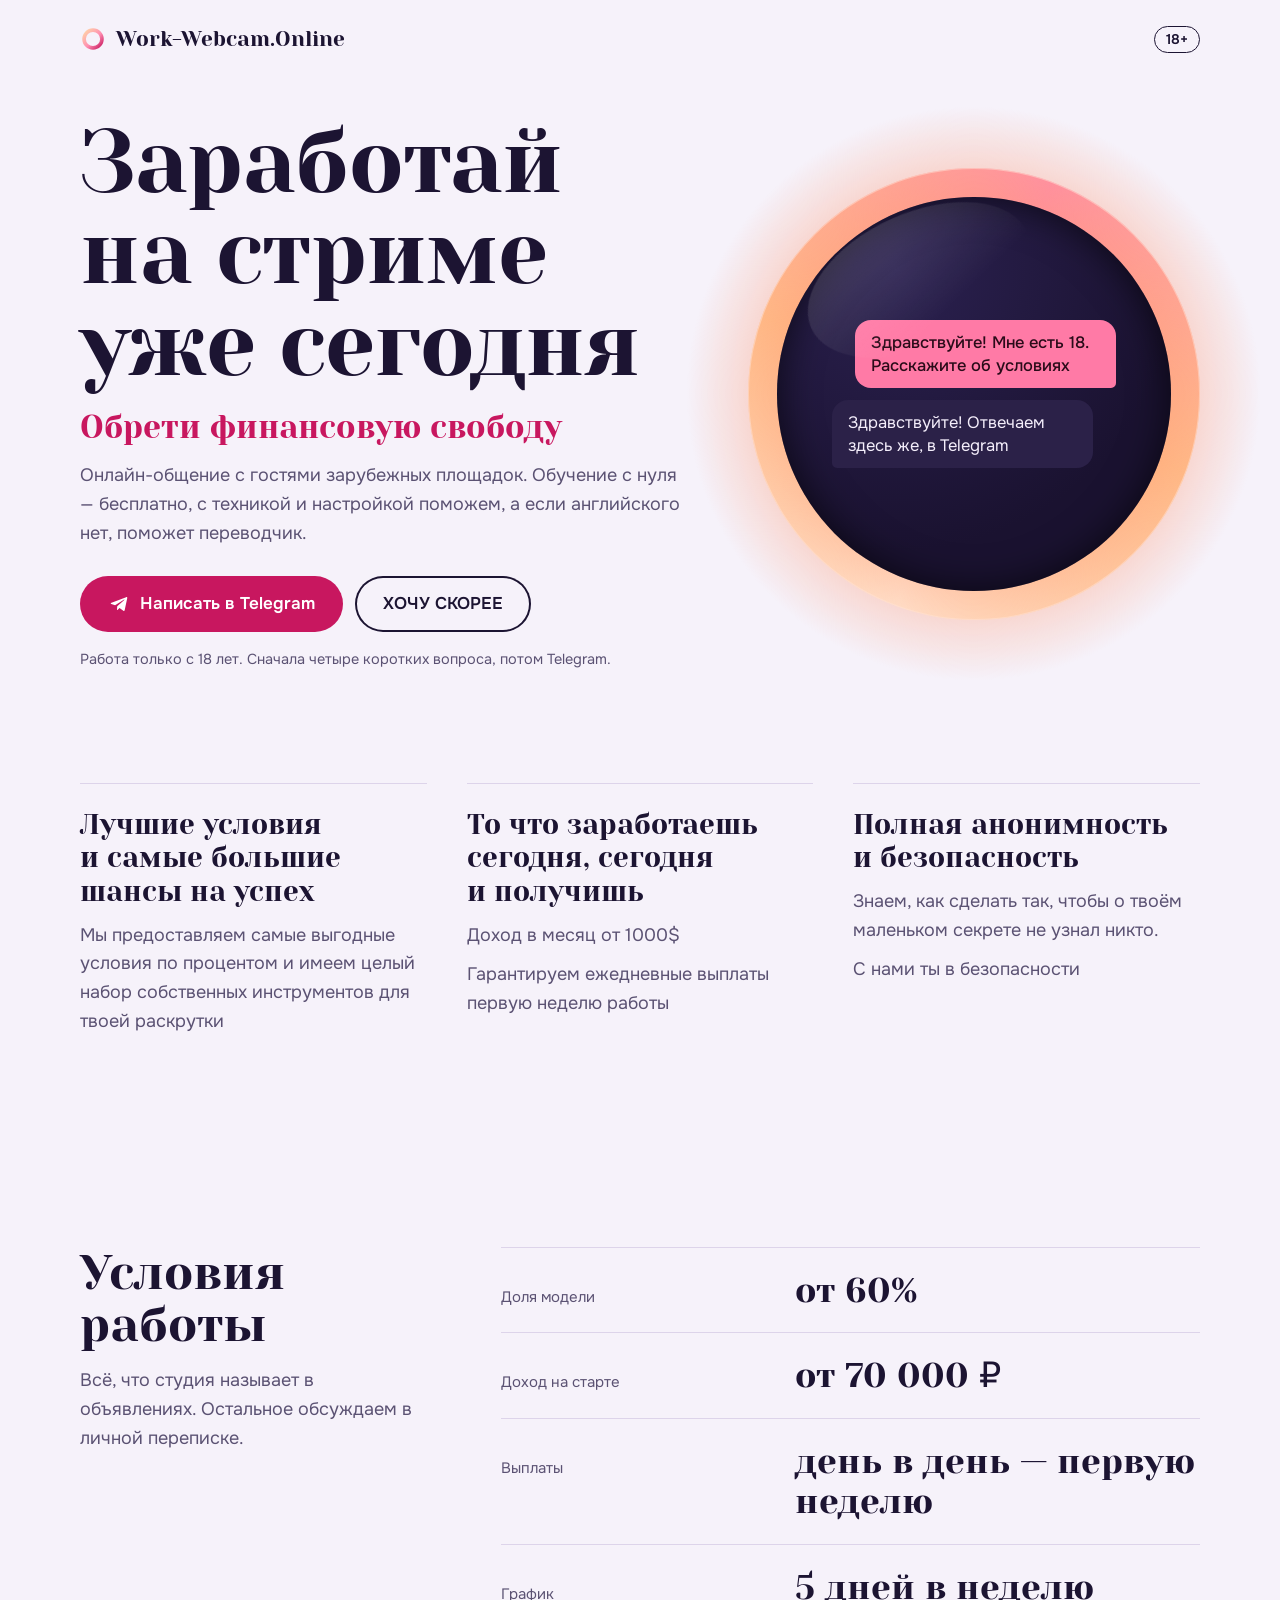
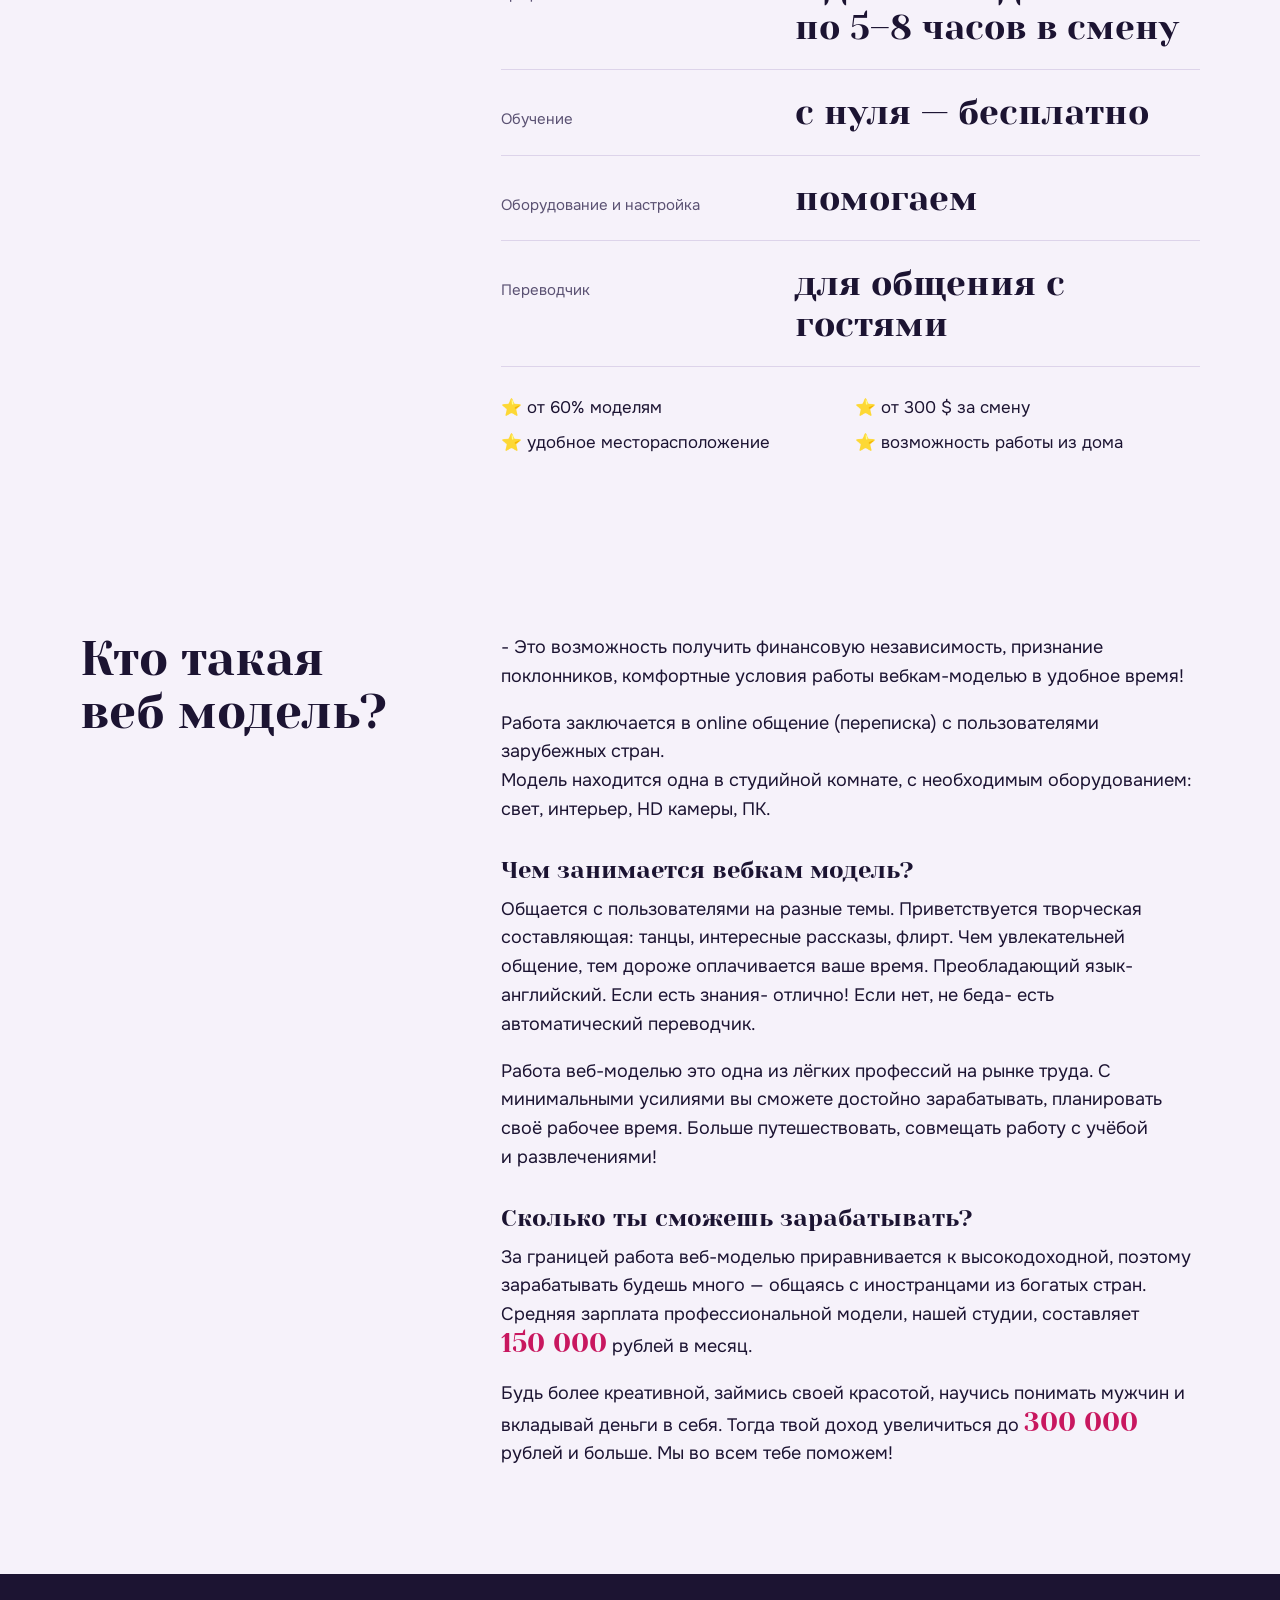
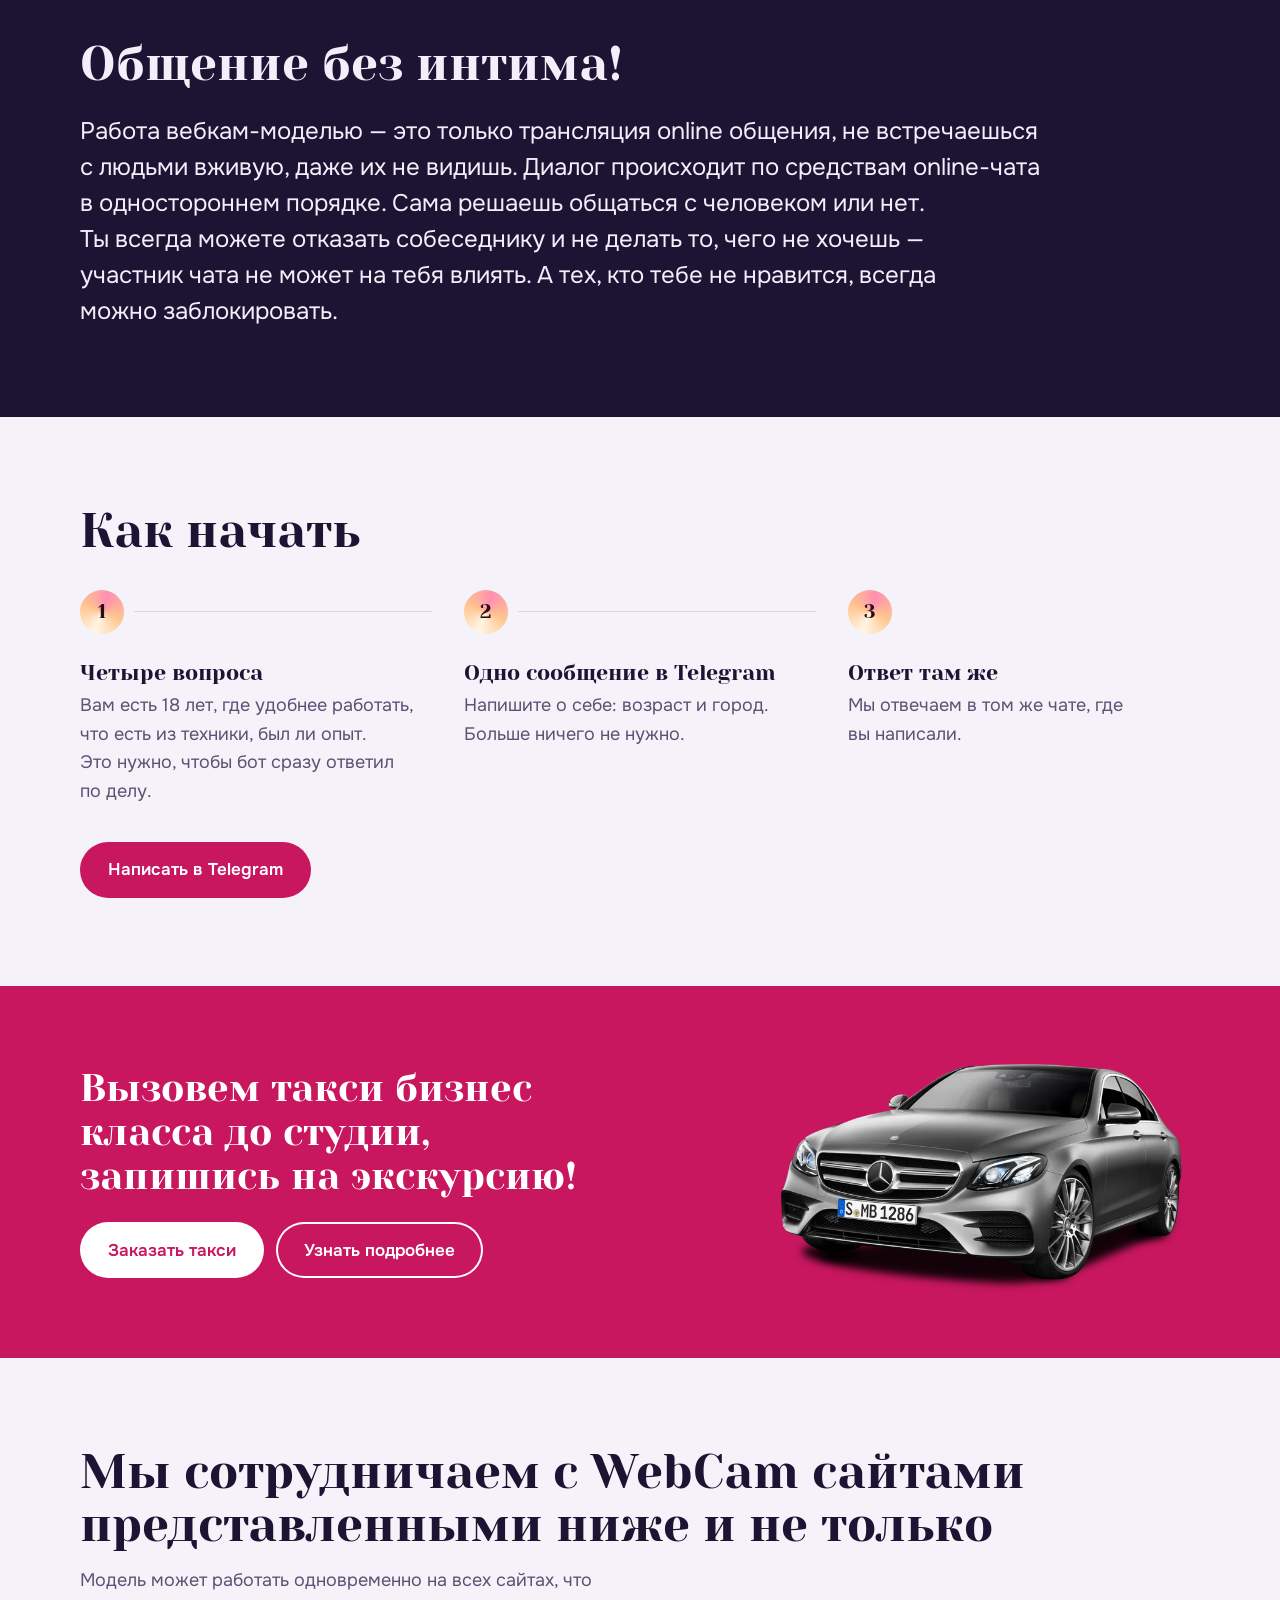
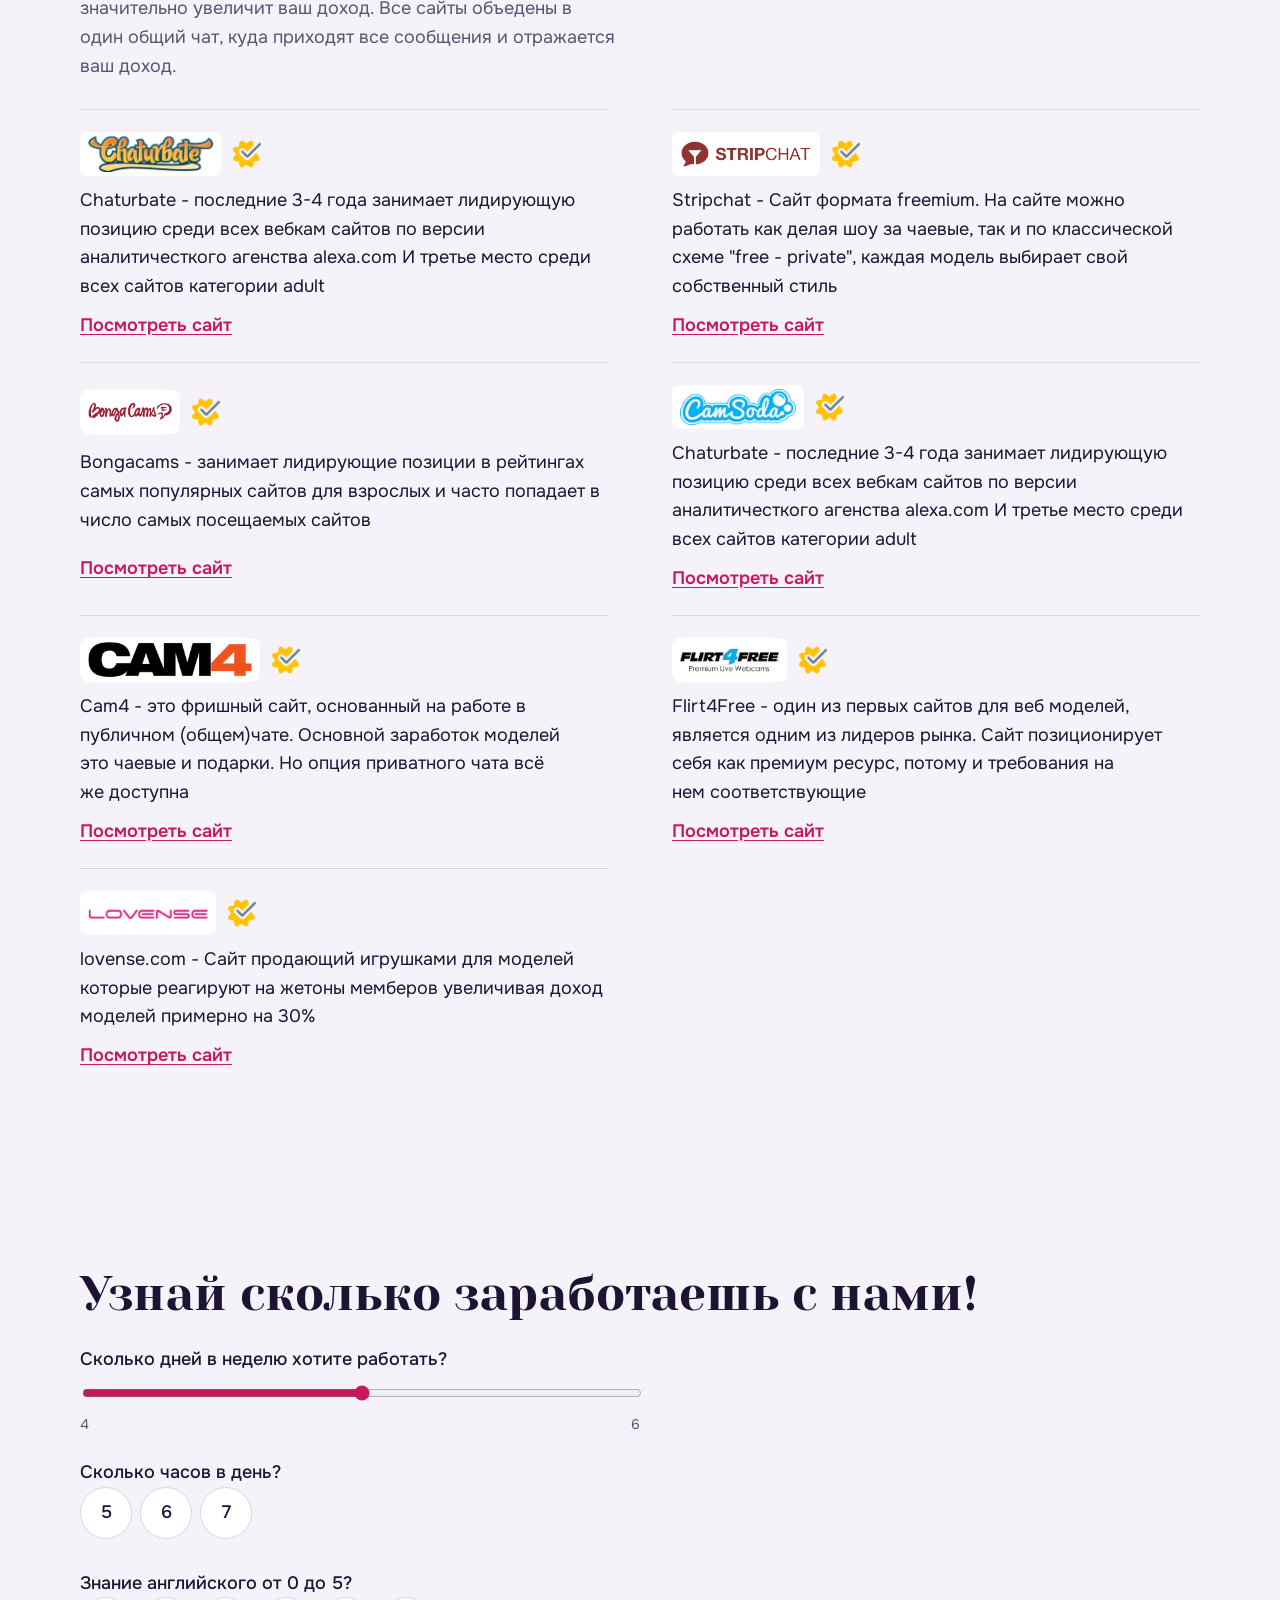
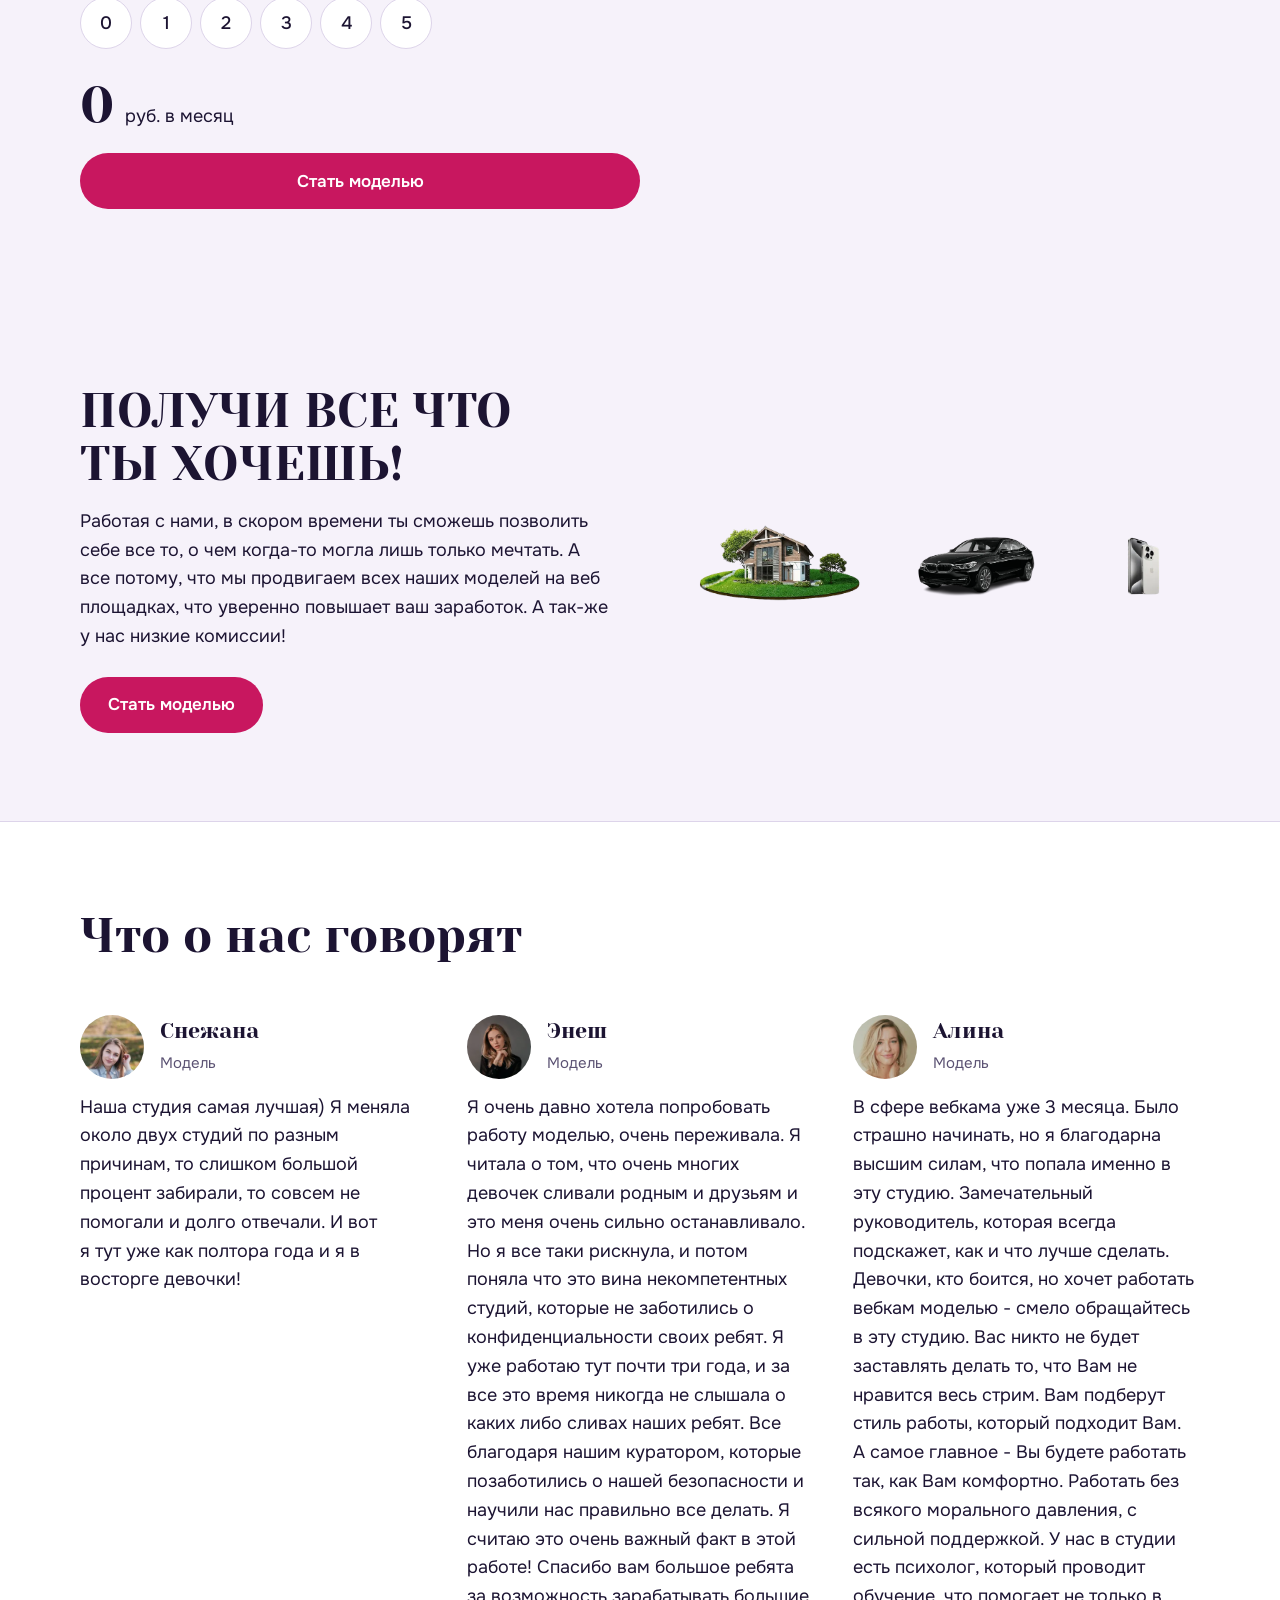
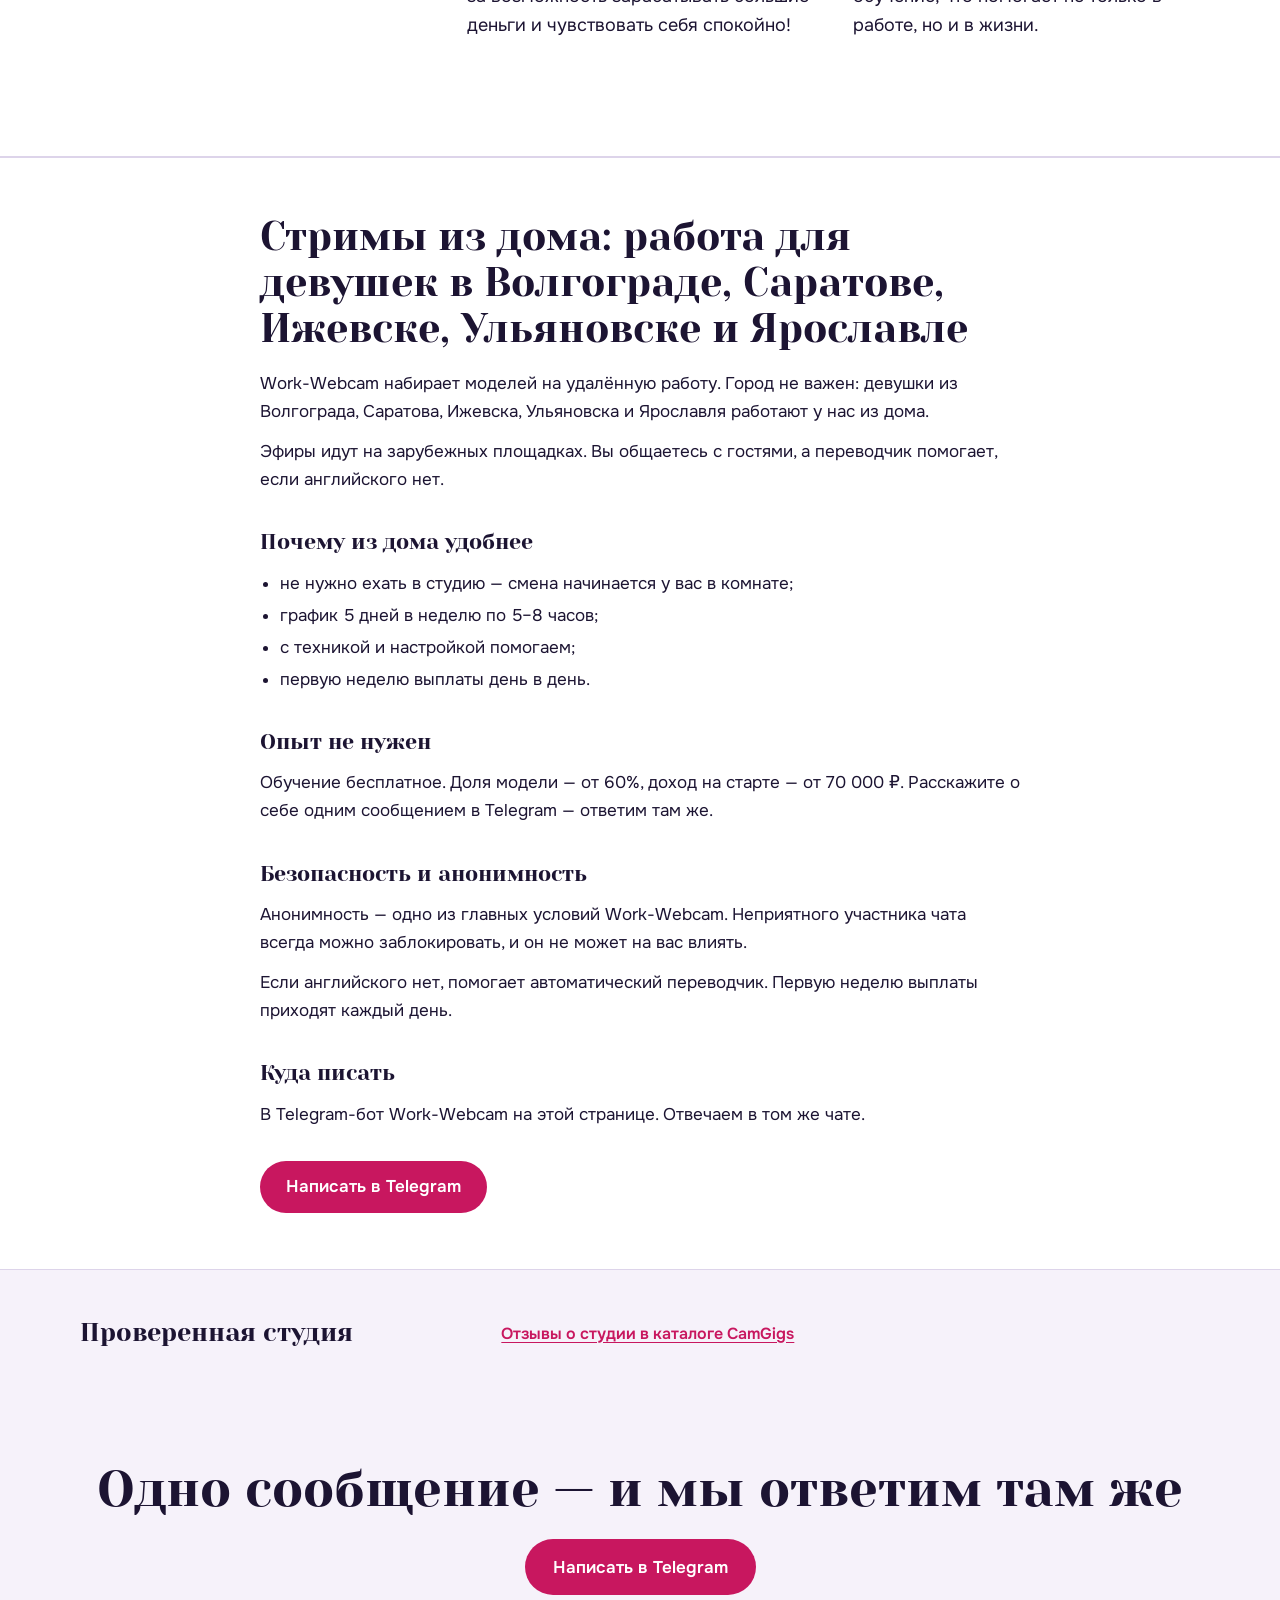
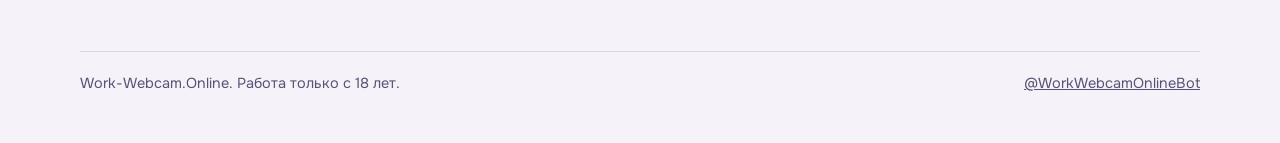
<file: index.html>
<!DOCTYPE html>
<html lang="ru">
<head>
<meta name="google-site-verification" content="jiUlZpfT2jUoybz7wqZTw1a-z8Ck40JtfDehGDmrYQI">
<meta charset="utf-8">
<meta name="viewport" content="width=device-width, initial-scale=1">
<meta name="color-scheme" content="light dark">
<title>Work-Webcam — работа вебкам-моделью из дома: выплаты каждый день</title>
<meta name="description" content="Work-Webcam: работа вебкам-моделью из дома. Выплаты каждый день в первую неделю, анонимность, переводчик для общения. Заявка — в Telegram.">
<link rel="canonical" href="https://metatron2025.github.io/work-webcam-online/">
<meta property="og:type" content="website">
<meta property="og:locale" content="ru_RU">
<meta property="og:site_name" content="Work-Webcam.Online">
<meta property="og:url" content="https://metatron2025.github.io/work-webcam-online/">
<meta property="og:title" content="Работа вебкам моделью в своём Городе или Удалённо">
<meta property="og:description" content="Work-Webcam: работа вебкам-моделью из дома. Выплаты каждый день в первую неделю, анонимность, переводчик для общения. Заявка — в Telegram.">
<meta property="og:image" content="https://metatron2025.github.io/work-webcam-online/images/og.webp">
<meta property="og:image:width" content="1200">
<meta property="og:image:height" content="630">
<meta property="og:image:alt" content="Кольцевая лампа и переписка в Telegram: Work-Webcam.Online">
<meta name="twitter:card" content="summary_large_image">
<link rel="icon" href="images/favicon.svg" type="image/svg+xml">
<link rel="preload" href="fonts/yeseva-one-cyrillic.woff2" as="font" type="font/woff2" crossorigin>
<link rel="preload" href="fonts/onest-cyrillic.woff2" as="font" type="font/woff2" crossorigin>
<link rel="stylesheet" href="css/fonts.css">
<link rel="stylesheet" href="css/site.css">
<script type="application/ld+json">
{"@context":"https://schema.org","@graph":[
{"@type":"Organization","@id":"https://metatron2025.github.io/work-webcam-online/#org","name":"Work-Webcam.Online","url":"https://metatron2025.github.io/work-webcam-online/","logo":"https://metatron2025.github.io/work-webcam-online/images/favicon.svg","sameAs":["https://t.me/WorkWebcamOnlineBot"],"description":"Студия набирает девушек от 18 лет на удалённую работу вебкам-моделью. Заявка — в Telegram."},
{"@type":"WebSite","@id":"https://metatron2025.github.io/work-webcam-online/#site","url":"https://metatron2025.github.io/work-webcam-online/","name":"Work-Webcam.Online","inLanguage":"ru","publisher":{"@id":"https://metatron2025.github.io/work-webcam-online/#org"}}
]}
</script>
</head>
<body>
<a class="ssylka-propustit" href="#usloviya">К условиям работы</a>

<header class="obertka shapka">
  <a class="imya" href="./" aria-label="Work-Webcam.Online — на главную">
    <svg viewBox="0 0 64 64" aria-hidden="true"><defs><linearGradient id="lg" x1="0" y1="0" x2="1" y2="1"><stop offset="0" stop-color="#ffd7a8"/><stop offset=".55" stop-color="#ff8fb1"/><stop offset="1" stop-color="#c8175f"/></linearGradient></defs><circle cx="32" cy="32" r="22" fill="none" stroke="url(#lg)" stroke-width="9"/></svg>
    Work-Webcam.Online
  </a>
  <span class="vozrast" title="Работа только с 18 лет">18+</span>
</header>

<main>
  <section class="obertka pervyj" aria-labelledby="zagolovok">
    <div>
      <h1 id="zagolovok">Заработай на стриме уже сегодня</h1>
      <p class="podzagolovok">Обрети финансовую свободу</p>
      <p class="vstuplenie">Онлайн-общение с гостями зарубежных площадок. Обучение с нуля — бесплатно, с техникой и настройкой поможем, а если английского нет, поможет переводчик.</p>
      <div class="knopki">
        <a class="knopka" href="https://t.me/WorkWebcamOnlineBot?start=sajt_work-webcam-online" target="_blank" rel="nofollow noopener">
          <svg viewBox="0 0 24 24" aria-hidden="true"><path fill="currentColor" d="M9.78 18.65l.28-4.23 7.68-6.92c.34-.31-.07-.46-.52-.19L7.74 13.3 3.64 12c-.88-.25-.89-.86.2-1.3l15.97-6.16c.73-.33 1.43.18 1.15 1.3l-2.72 12.81c-.19.91-.74 1.13-1.5.71L12.6 16.3l-1.99 1.93c-.23.23-.42.42-.83.42z"/></svg>
          Написать в Telegram
        </a>
        <a class="knopka vtoraya" href="#anketa" data-anketa>ХОЧУ СКОРЕЕ</a>
      </div>
      <p class="primechanie">Работа только с 18 лет. Сначала четыре коротких вопроса, потом Telegram.</p>
    </div>
    <div class="lampa" role="img" aria-label="Кольцевая лампа, внутри — переписка: вы пишете одно сообщение, студия отвечает там же, в Telegram">
      <div class="disk" aria-hidden="true">
        <div class="puzyr vhod">Здравствуйте! Мне есть 18. Расскажите об условиях</div>
        <div class="puzyr otvet">Здравствуйте! Отвечаем здесь же, в Telegram</div>
      </div>
    </div>
  </section>

  <section class="obertka razdel vygody" aria-label="Преимущества студии">
    <div>
      <h2>Лучшие условия и самые большие шансы на успех</h2>
      <p>Мы предоставляем самые выгодные условия по процентом и имеем целый набор собственных инструментов для твоей раскрутки</p>
    </div>
    <div>
      <h2>То что заработаешь сегодня, сегодня и получишь</h2>
      <p>Доход в месяц от 1000$</p>
      <p>Гарантируем ежедневные выплаты первую неделю работы</p>
    </div>
    <div>
      <h2>Полная анонимность<br>и безопасность</h2>
      <p>Знаем, как сделать так, чтобы о твоём маленьком секрете не узнал никто.</p>
      <p>С нами ты в безопасности</p>
    </div>
  </section>

  <section class="obertka razdel usloviya" id="usloviya" aria-labelledby="h-usloviya">
    <div class="zagolovok">
      <h2 id="h-usloviya">Условия работы</h2>
      <p class="podskazka">Всё, что студия называет в объявлениях. Остальное обсуждаем в личной переписке.</p>
    </div>
    <div>
      <dl class="vedomost">
        <div><dt>Доля модели</dt><dd>от 60%</dd></div>
        <div><dt>Доход на старте</dt><dd>от 70 000 ₽</dd></div>
        <div><dt>Выплаты</dt><dd>день в день — первую неделю</dd></div>
        <div><dt>График</dt><dd>5&nbsp;дней в&nbsp;неделю по&nbsp;5&#8288;–&#8288;8&nbsp;часов в&nbsp;смену</dd></div>
        <div><dt>Обучение</dt><dd>с нуля — бесплатно</dd></div>
        <div><dt>Оборудование и настройка</dt><dd>помогаем</dd></div>
        <div><dt>Переводчик</dt><dd>для общения с гостями</dd></div>
      </dl>
      <ul class="zvezdy">
        <li>⭐️ от 60% моделям</li>
        <li>⭐️ от 300 $ за смену</li>
        <li>⭐️ удобное месторасположение</li>
        <li>⭐️ возможность работы из дома</li>
      </ul>
    </div>
  </section>

  <section class="obertka razdel rabota" aria-labelledby="h-kto">
    <h2 id="h-kto">Кто такая веб модель?</h2>
    <div class="tekst">
      <p>- Это возможность получить финансовую независимость, признание поклонников, комфортные условия работы вебкам-моделью в удобное время!</p>
      <p>Работа заключается в online общение (переписка) с пользователями зарубежных стран.<br>Модель находится одна в студийной комнате, с необходимым оборудованием: свет, интерьер, HD камеры, ПК.</p>
      <h3>Чем занимается вебкам модель?</h3>
      <p>Общается с пользователями на разные темы. Приветствуется творческая составляющая: танцы, интересные рассказы, флирт. Чем увлекательней общение, тем дороже оплачивается ваше время. Преобладающий язык- английский. Если есть знания- отлично! Если нет, не беда- есть автоматический переводчик.</p>
      <p>Работа веб-моделью это одна из лёгких профессий на рынке труда. С минимальными усилиями вы сможете достойно зарабатывать, планировать своё рабочее время. Больше путешествовать, совмещать работу с учёбой и развлечениями!</p>
      <h3>Сколько ты сможешь зарабатывать?</h3>
      <p>За границей работа веб-моделью приравнивается к высокодоходной, поэтому зарабатывать будешь много — общаясь с иностранцами из богатых стран. Средняя зарплата профессиональной модели, нашей студии, составляет <strong>150 000</strong> рублей в месяц.</p>
      <p>Будь более креативной, займись своей красотой, научись понимать мужчин и вкладывай деньги в себя. Тогда твой доход увеличиться до <strong>300 000</strong> рублей и больше. Мы во всем тебе поможем!</p>
    </div>
  </section>

  <div class="noch">
    <section class="obertka razdel" aria-labelledby="h-intim">
      <h2 id="h-intim">Общение без интима!</h2>
      <p class="krupno">Работа вебкам-моделью — это только трансляция online общения, не встречаешься с людьми вживую, даже их не видишь. Диалог происходит по средствам online-чата в одностороннем порядке. Сама решаешь общаться с человеком или нет. Ты всегда можете отказать собеседнику и не делать то, чего не хочешь — участник чата не может на тебя влиять. А тех, кто тебе не нравится, всегда можно заблокировать.</p>
    </section>
  </div>

  <section class="obertka razdel" aria-labelledby="h-put">
    <h2 id="h-put">Как начать</h2>
    <ol class="put">
      <li><h3>Четыре вопроса</h3><p>Вам есть 18 лет, где удобнее работать, что есть из техники, был ли опыт. Это нужно, чтобы бот сразу ответил по делу.</p></li>
      <li><h3>Одно сообщение в Telegram</h3><p>Напишите о себе: возраст и город. Больше ничего не нужно.</p></li>
      <li><h3>Ответ там же</h3><p>Мы отвечаем в том же чате, где вы написали.</p></li>
    </ol>
    <a class="knopka" href="https://t.me/WorkWebcamOnlineBot?start=sajt_work-webcam-online" target="_blank" rel="nofollow noopener">Написать в Telegram</a>
  </section>

  <section class="taksi" aria-labelledby="h-taksi">
    <div class="obertka taksi__obertka">
      <div>
        <h2 id="h-taksi">Вызовем такси бизнес класса до студии,<br>запишись на экскурсию!</h2>
        <div class="knopki">
          <a class="knopka" href="https://t.me/WorkWebcamOnlineBot?start=sajt_work-webcam-online" target="_blank" rel="nofollow noopener">Заказать такси</a>
          <a class="knopka vtoraya" href="https://t.me/WorkWebcamOnlineBot?start=sajt_work-webcam-online" target="_blank" rel="nofollow noopener">Узнать подробнее</a>
        </div>
      </div>
      <img src="images/taksi.webp" alt="" width="720" height="427" loading="lazy" decoding="async">
    </div>
  </section>

  <section class="obertka razdel ploshchadki" aria-labelledby="h-pl">
    <h2 id="h-pl">Мы сотрудничаем с WebCam сайтами представленными ниже и не только</h2>
    <p class="podskazka">Модель может работать одновременно на всех сайтах, что значительно увеличит ваш доход. Все сайты объедены в один общий чат, куда приходят все сообщения и отражается ваш доход.</p>
    <ul class="spisok-pl">
      <li>
        <div class="pl-shapka"><img class="logo" src="images/pl-chaturbate.webp" alt="Chaturbate" loading="lazy" decoding="async" width="260" height="75"><img class="znachok" src="images/znachok-proveren.webp" alt="" width="64" height="64" loading="lazy" decoding="async"></div>
        <p>Сhaturbate - последние 3-4 года занимает лидирующую позицию среди всех вебкам сайтов по версии аналитичесткого агенства alexa.com И третье место среди всех сайтов категории adult</p>
        <a class="ssylka-sajt" href="https://chaturbate.com/" target="_blank" rel="nofollow noopener">Посмотреть сайт<span class="vh"> — Chaturbate</span></a>
      </li>
      <li>
        <div class="pl-shapka"><img class="logo" src="images/pl-stripchat.webp" alt="Stripchat" loading="lazy" decoding="async" width="260" height="71"><img class="znachok" src="images/znachok-proveren.webp" alt="" width="64" height="64" loading="lazy" decoding="async"></div>
        <p>Stripchat - Cайт формата freemium. На сайте можно работать как делая шоу за чаевые, так и по классической схеме "free - private", каждая модель выбирает свой собственный стиль</p>
        <a class="ssylka-sajt" href="https://ru.stripchat.com/" target="_blank" rel="nofollow noopener">Посмотреть сайт<span class="vh"> — Stripchat</span></a>
      </li>
      <li>
        <div class="pl-shapka"><img class="logo" src="images/pl-bongacams.webp" alt="Bongacams" loading="lazy" decoding="async" width="300" height="128"><img class="znachok" src="images/znachok-proveren.webp" alt="" width="64" height="64" loading="lazy" decoding="async"></div>
        <p>Bongacams - занимает лидирующие позиции в рейтингах самых популярных сайтов для взрослых и часто попадает в число самых посещаемых сайтов</p>
        <a class="ssylka-sajt" href="https://ros.bongacams.cam/" target="_blank" rel="nofollow noopener">Посмотреть сайт<span class="vh"> — Bongacams</span></a>
      </li>
      <li>
        <div class="pl-shapka"><img class="logo" src="images/pl-camsoda.webp" alt="CamSoda" loading="lazy" decoding="async" width="260" height="81"><img class="znachok" src="images/znachok-proveren.webp" alt="" width="64" height="64" loading="lazy" decoding="async"></div>
        <p>Сhaturbate - последние 3-4 года занимает лидирующую позицию среди всех вебкам сайтов по версии аналитичесткого агенства alexa.com И третье место среди всех сайтов категории adult</p>
        <a class="ssylka-sajt" href="https://www.camsoda.com/" target="_blank" rel="nofollow noopener">Посмотреть сайт<span class="vh"> — CamSoda</span></a>
      </li>
      <li>
        <div class="pl-shapka"><img class="logo" src="images/pl-cam4.webp" alt="Cam4" loading="lazy" decoding="async" width="260" height="57"><img class="znachok" src="images/znachok-proveren.webp" alt="" width="64" height="64" loading="lazy" decoding="async"></div>
        <p>Cam4 - это фришный сайт, основанный на работе в публичном (общем)чате. Основной заработок моделей это чаевые и подарки. Но опция приватного чата всё же доступна</p>
        <a class="ssylka-sajt" href="https://ru.cam4.com/" target="_blank" rel="nofollow noopener">Посмотреть сайт<span class="vh"> — Cam4</span></a>
      </li>
      <li>
        <div class="pl-shapka"><img class="logo" src="images/pl-flirt4free.webp" alt="Flirt4Free" loading="lazy" decoding="async" width="260" height="95"><img class="znachok" src="images/znachok-proveren.webp" alt="" width="64" height="64" loading="lazy" decoding="async"></div>
        <p>Flirt4Free - один из первых сайтов для веб моделей, является одним из лидеров рынка. Сайт позиционирует себя как премиум ресурс, потому и требования на нем соответствующие</p>
        <a class="ssylka-sajt" href="https://www.flirt4free.com/" target="_blank" rel="nofollow noopener">Посмотреть сайт<span class="vh"> — Flirt4Free</span></a>
      </li>
      <li>
        <div class="pl-shapka"><img class="logo" src="images/pl-lovense.webp" alt="Lovense" loading="lazy" decoding="async" width="300" height="90"><img class="znachok" src="images/znachok-proveren.webp" alt="" width="64" height="64" loading="lazy" decoding="async"></div>
        <p>lovense.com - Сайт продающий игрушками для моделей которые реагируют на жетоны мемберов увеличивая доход моделей примерно на 30%</p>
        <a class="ssylka-sajt" href="https://ru.lovense.com/" target="_blank" rel="nofollow noopener">Посмотреть сайт<span class="vh"> — Lovense</span></a>
      </li>
    </ul>
  </section>

  <section class="obertka razdel kalkulyator" aria-labelledby="h-calc">
    <h2 id="h-calc">Узнай сколько заработаешь с нами!</h2>
    <form class="kalk" id="kalk" novalidate>
      <div class="shag" data-shag="1">
        <div class="pole">
          <label for="k-dni">Сколько дней в неделю хотите работать?</label>
          <input type="range" id="k-dni" name="pr" min="4" max="6" step="1" value="5">
          <div class="diapazon"><span>4</span><span>6</span></div>
        </div>
        <fieldset class="pole">
          <legend>Сколько часов в день?</legend>
<div class="varianty">          <label class="vybor"><input type="radio" name="ask" value="5" data-k="4127" required><span>5</span></label>
          <label class="vybor"><input type="radio" name="ask" value="6" data-k="5517"><span>6</span></label>
          <label class="vybor"><input type="radio" name="ask" value="7" data-k="6315"><span>7</span></label>
</div>        </fieldset>
        <fieldset class="pole">
          <legend>Знание английского от 0 до 5?</legend>
<div class="varianty">          <label class="vybor"><input type="radio" name="engl" value="0" data-k="2.5" required><span>0</span></label>
          <label class="vybor"><input type="radio" name="engl" value="1" data-k="3"><span>1</span></label>
          <label class="vybor"><input type="radio" name="engl" value="2" data-k="5"><span>2</span></label>
          <label class="vybor"><input type="radio" name="engl" value="3" data-k="7"><span>3</span></label>
          <label class="vybor"><input type="radio" name="engl" value="4" data-k="8.5"><span>4</span></label>
          <label class="vybor"><input type="radio" name="engl" value="5" data-k="10"><span>5</span></label>
</div>        </fieldset>
        <p class="itog"><span class="itog__chislo" id="k-itog" aria-live="polite">0</span> руб. в месяц</p>
        <p class="oshibka" id="k-oshibka" role="alert" hidden>Ответьте на оба вопроса: часы в день и знание английского.</p>
        <button type="button" class="knopka" id="k-dalee">Стать моделью</button>
      </div>
      <div class="shag" data-shag="2" hidden>
        <div class="pole">
          <label for="k-kontakt">Ваш телефон или ник в Telegram*</label>
          <input type="text" id="k-kontakt" name="kontakt" required autocomplete="tel">
        </div>
        <label class="galka"><input type="checkbox" name="tg" value="yes" checked><span>Напишите в Telegram</span></label>
        <label class="galka"><input type="checkbox" name="wa" value="yes"><span>Напишите в WhatsApp</span></label>
        <div class="knopki">
          <button type="button" class="knopka vtoraya" id="k-nazad">Назад</button>
          <button type="submit" class="knopka">Стать моделью</button>
        </div>
      </div>
    </form>
  </section>

  <section class="obertka razdel poluchi" aria-labelledby="h-poluchi">
    <div>
      <h2 id="h-poluchi">ПОЛУЧИ ВСЕ ЧТО ТЫ ХОЧЕШЬ!</h2>
      <p>Работая с нами, в скором времени ты сможешь позволить себе все то, о чем когда-то могла лишь только мечтать. А все потому, что мы продвигаем всех наших моделей на веб площадках, что уверенно повышает ваш заработок. А так-же у нас низкие комиссии!</p>
      <a class="knopka" href="https://t.me/WorkWebcamOnlineBot?start=sajt_work-webcam-online" target="_blank" rel="nofollow noopener">Стать моделью</a>
    </div>
    <div class="zhizn" aria-hidden="true">
      <img src="images/zhizn-dom.webp" alt="" width="600" height="233" loading="lazy" decoding="async">
      <img src="images/zhizn-mashina.webp" alt="" width="520" height="223" loading="lazy" decoding="async">
      <img src="images/zhizn-telefon.webp" alt="" width="360" height="224" loading="lazy" decoding="async">
    </div>
  </section>

  <section class="otzyvy-fon" aria-labelledby="h-otzyvy">
    <div class="obertka razdel">
      <h2 id="h-otzyvy">Что о нас говорят</h2>
      <div class="otzyvy">
      <figure class="otzyv">
        <figcaption><img src="images/otzyv-snezhana.webp" alt="Снежана" width="64" height="64" loading="lazy" decoding="async"><span class="otzyv__imya">Снежана</span><span class="otzyv__rol">Модель</span></figcaption>
        <blockquote><p>Наша студия самая лучшая) Я меняла около двух студий по разным причинам, то слишком большой процент забирали, то совсем не помогали и долго отвечали. И вот я тут уже как полтора года и я в восторге девочки!</p></blockquote>
      </figure>
      <figure class="otzyv">
        <figcaption><img src="images/otzyv-enesh.webp" alt="Энеш" width="64" height="64" loading="lazy" decoding="async"><span class="otzyv__imya">Энеш</span><span class="otzyv__rol">Модель</span></figcaption>
        <blockquote><p>Я очень давно хотела попробовать работу моделью, очень переживала. Я читала о том, что очень многих девочек сливали родным и друзьям и это меня очень сильно останавливало. Но я все таки рискнула, и потом поняла что это вина некомпетентных студий, которые не заботились о конфиденциальности своих ребят. Я уже работаю тут почти три года, и за все это время никогда не слышала о каких либо сливах наших ребят. Все благодаря нашим куратором, которые позаботились о нашей безопасности и научили нас правильно все делать. Я считаю это очень важный факт в этой работе! Спасибо вам большое ребята за возможность зарабатывать большие деньги и чувствовать себя спокойно!</p></blockquote>
      </figure>
      <figure class="otzyv">
        <figcaption><img src="images/otzyv-alina.webp" alt="Алина" width="64" height="64" loading="lazy" decoding="async"><span class="otzyv__imya">Алина</span><span class="otzyv__rol">Модель</span></figcaption>
        <blockquote><p>В сфере вебкама уже 3 месяца. Было страшно начинать, но я благодарна высшим силам, что попала именно в эту студию. Замечательный руководитель, которая всегда подскажет, как и что лучше сделать.<br>Девочки, кто боится, но хочет работать вебкам моделью - смело обращайтесь в эту студию. Вас никто не будет заставлять делать то, что Вам не нравится весь стрим. Вам подберут стиль работы, который подходит Вам.<br>А самое главное - Вы будете работать так, как Вам комфортно. Работать без всякого морального давления, с сильной поддержкой. У нас в студии есть психолог, который проводит обучение, что помогает не только в работе, но и в жизни.</p></blockquote>
      </figure>
      </div>
    </div>
  </section>

<!--blok-gorod--><section class="bg-wrap"><div class="bg-in">
<h2>Стримы из дома: работа для девушек в Волгограде, Саратове, Ижевске, Ульяновске и Ярославле</h2>
<p>Work-Webcam набирает моделей на удалённую работу. Город не важен: девушки из Волгограда, Саратова, Ижевска, Ульяновска и Ярославля работают у нас из дома.</p>
<p>Эфиры идут на зарубежных площадках. Вы общаетесь с гостями, а переводчик помогает, если английского нет.</p>
<h3>Почему из дома удобнее</h3>
<ul><li>не нужно ехать в студию — смена начинается у вас в комнате;</li><li>график 5 дней в неделю по 5–8 часов;</li><li>с техникой и настройкой помогаем;</li><li>первую неделю выплаты день в день.</li></ul>
<h3>Опыт не нужен</h3>
<p>Обучение бесплатное. Доля модели — от 60%, доход на старте — от 70 000 ₽. Расскажите о себе одним сообщением в Telegram — ответим там же.</p>
<h3>Безопасность и анонимность</h3>
<p>Анонимность — одно из главных условий Work-Webcam. Неприятного участника чата всегда можно заблокировать, и он не может на вас влиять.</p>
<p>Если английского нет, помогает автоматический переводчик. Первую неделю выплаты приходят каждый день.</p>
<h3>Куда писать</h3>
<p>В Telegram-бот Work-Webcam на этой странице. Отвечаем в том же чате.</p>
<a class="bg-btn" href="https://t.me/WorkWebcamOnlineBot?start=sajt_work-webcam-online" target="_blank" rel="nofollow">Написать в Telegram</a></div></section><!--/blok-gorod-->

  <section class="proverennaya" aria-labelledby="h-prov">
    <div class="obertka">
      <h2 id="h-prov">Проверенная студия</h2>
      <!--blok-proverennaya-->
<div class="camgigs-otzyvy" data-cg-studiya="2766" data-cg-kod="4491ab0385c8"><a href="https://camgigs.com/studios/work-webcam-online/" rel="nofollow">Отзывы о студии в каталоге CamGigs</a></div>
<!--/blok-proverennaya-->
    </div>
  </section>

  <section class="obertka final" aria-labelledby="h-final">
    <h2 id="h-final">Одно сообщение — и мы ответим там же</h2>
    <a class="knopka" href="https://t.me/WorkWebcamOnlineBot?start=sajt_work-webcam-online" target="_blank" rel="nofollow noopener">Написать в Telegram</a>
  </section>
</main>

<footer class="podval">
  <div class="obertka">
    <span>Work-Webcam.Online. Работа только с 18 лет.</span>
    <a href="https://t.me/WorkWebcamOnlineBot?start=sajt_work-webcam-online" target="_blank" rel="nofollow noopener">@WorkWebcamOnlineBot</a>
  </div>
</footer>


<div class="okno" id="anketa" role="dialog" aria-modal="true" aria-labelledby="h-anketa">
  <a class="okno__fon" href="#" aria-label="Закрыть окно" tabindex="-1"></a>
  <form class="okno__forma" id="anketa-forma">
    <a class="okno__x" href="#" aria-label="Закрыть окно">×</a>
    <h2 id="h-anketa">Заполни анкету и стань моделью</h2>
    <div class="pole"><label class="vh" for="a-kontakt">Телефон или ник в Телеграм*</label><input type="text" id="a-kontakt" name="kontakt" placeholder="Телефон или ник в Телеграм*" required></div>
    <label class="galka"><input type="checkbox" name="tg" value="yes"><span>Напишите в Telegram</span></label>
    <label class="galka"><input type="checkbox" name="wa" value="yes"><span>Напишите в WhatsApp</span></label>
    <button type="submit" class="knopka">Отправить анкету</button>
    <p class="melko">* Поля обязательные для заполнения</p>
    <p class="melko">** Заполняя анкету, Вы подтверждаете, что Вам есть 18 лет</p>
    <p class="melko">Заполняя анкету я даю свое согласие на обработку персональных данных и прочитал(а) соглашение вебкам студии Universe of models</p>
  </form>
</div>

<div class="nizhnyaya"><a class="knopka" href="https://t.me/WorkWebcamOnlineBot?start=sajt_work-webcam-online" target="_blank" rel="nofollow noopener">Написать в Telegram</a></div>

<script src="js/site.js" defer></script>
<script src="bot-priemnik.js"></script>
</body>
</html>
</file>
<file: css/fonts.css>
@font-face {
  font-family: 'Onest';
  font-style: normal;
  font-weight: 400 700;
  font-display: swap;
  src: url(../fonts/onest-cyrillic.woff2) format('woff2');
  unicode-range: U+0301, U+0400-045F, U+0490-0491, U+04B0-04B1, U+2116;
}
@font-face {
  font-family: 'Onest';
  font-style: normal;
  font-weight: 400 700;
  font-display: swap;
  src: url(../fonts/onest-latin.woff2) format('woff2');
  unicode-range: U+0000-00FF, U+0131, U+0152-0153, U+02BB-02BC, U+02C6, U+02DA, U+02DC, U+0304, U+0308, U+0329, U+2000-206F, U+20AC, U+2122, U+2191, U+2193, U+2212, U+2215, U+FEFF, U+FFFD;
}
@font-face {
  font-family: 'Yeseva One';
  font-style: normal;
  font-weight: 400;
  font-display: swap;
  src: url(../fonts/yeseva-one-cyrillic.woff2) format('woff2');
  unicode-range: U+0301, U+0400-045F, U+0490-0491, U+04B0-04B1, U+2116;
}
@font-face {
  font-family: 'Yeseva One';
  font-style: normal;
  font-weight: 400;
  font-display: swap;
  src: url(../fonts/yeseva-one-latin.woff2) format('woff2');
  unicode-range: U+0000-00FF, U+0131, U+0152-0153, U+02BB-02BC, U+02C6, U+02DA, U+02DC, U+0304, U+0308, U+0329, U+2000-206F, U+20AC, U+2122, U+2191, U+2193, U+2212, U+2215, U+FEFF, U+FFFD;
}
</file>
<file: css/site.css>
/* Work-Webcam.Online — вид «заказ». Одно запоминающееся место: кольцевая лампа на первом экране. Остальное тихое. */
:root {
  --bg: #f6f2fa;
  --surface: #ffffff;
  --ink: #1c1432;
  --muted: #5b5273;
  --line: #ddd4ea;
  --accent: #c8175f;
  --accent-ink: #ffffff;
  --night: #1c1432;
  --night-ink: #f4eefb;
  --night-muted: #c3b8da;
  --night-line: #3a2e58;
  --disc: #1a1230;
  --glow: rgba(255, 150, 110, .5);
  --bubble-in: #2b2148;
  --bubble-out: #ff7aa6;
  --bubble-out-ink: #2a0b19;
  --ring-a: #fff6e6;
  --ring-b: #ffc58f;
  --ring-c: #ff8fb1;
  --display: "Yeseva One", Georgia, "Times New Roman", serif;
  --text: "Onest", system-ui, -apple-system, "Segoe UI", Roboto, Arial, sans-serif;
  --gutter: 20px;
  --radius: 22px;
}
@media (prefers-color-scheme: dark) {
  :root {
    --bg: #120c20;
    --surface: #1b1330;
    --ink: #f4eefb;
    --muted: #b9add2;
    --line: #34294f;
    --accent: #ff6b9c;
    --accent-ink: #26091a;
    --night: #0a0614;
    --night-line: #2c2246;
    --disc: #0d0818;
    --glow: rgba(255, 120, 150, .42);
    --bubble-in: #261c43;
  }
}

*, *::before, *::after { box-sizing: border-box; }
html { -webkit-text-size-adjust: 100%; scroll-behavior: smooth; }
body {
  margin: 0;
  background: var(--bg);
  color: var(--ink);
  font: 400 17px/1.6 var(--text);
  text-rendering: optimizeLegibility;
}
main { overflow-x: clip; }
img, svg { max-width: 100%; display: block; }
a { color: inherit; }
h1, h2, h3 { font-family: var(--display); font-weight: 400; margin: 0; text-wrap: balance; }
p { margin: 0 0 1em; text-wrap: pretty; }
:focus-visible { outline: 3px solid var(--accent); outline-offset: 3px; border-radius: 6px; }
.ssylka-propustit { position: absolute; left: -9999px; top: 8px; background: var(--surface); padding: 10px 14px; z-index: 50; }
.ssylka-propustit:focus { left: 8px; }

.obertka { width: min(1120px, 100% - 2 * var(--gutter)); margin-inline: auto; }

/* Шапка */
.shapka { display: flex; align-items: center; justify-content: space-between; padding: 18px 0 8px; }
.imya { font: 400 21px/1 var(--display); text-decoration: none; display: inline-flex; align-items: center; gap: 10px; }
.imya svg { width: 26px; height: 26px; flex: none; }
.vozrast { font-weight: 600; font-size: 14px; border: 1.5px solid var(--ink); border-radius: 999px; padding: 4px 11px; line-height: 1.2; }

/* Кнопка */
.knopka {
  display: inline-flex; align-items: center; justify-content: center; gap: 10px;
  min-height: 56px; padding: 0 28px; border-radius: 999px;
  background: var(--accent); color: var(--accent-ink);
  font: 600 17px/1 var(--text); text-decoration: none; border: 0; cursor: pointer;
  transition: transform .15s ease, filter .15s ease;
}
.knopka:hover { filter: brightness(1.08); }
.knopka:active { transform: translateY(1px); }
.knopka svg { width: 22px; height: 22px; flex: none; }

/* Первый экран */
.pervyj { padding: 28px 0 56px; display: grid; gap: 40px; }
.pervyj h1 { font-size: clamp(2.6rem, 12.2vw, 5.6rem); line-height: 1.02; letter-spacing: -.01em; }
.pervyj .vstuplenie { font-size: 18px; margin: 22px 0 28px; max-width: 34em; color: var(--muted); }
.pervyj .primechanie { font-size: 14.5px; color: var(--muted); margin: 16px 0 0; }

/* Кольцевая лампа */
.lampa {
  position: relative; isolation: isolate;
  width: min(100%, 360px); aspect-ratio: 1; margin-inline: auto;
  border-radius: 50%; padding: 6.5%;
  background: conic-gradient(from 200deg, var(--ring-a), var(--ring-b), var(--ring-c), var(--ring-b), var(--ring-a));
  box-shadow: 0 0 0 1px rgba(255, 255, 255, .5) inset;
}
.lampa::before { /* свет, падающий вокруг кольца */
  content: ""; position: absolute; inset: -16%; z-index: -1; border-radius: 50%;
  background: radial-gradient(circle, var(--glow) 0 42%, transparent 68%);
  animation: svet 1.5s ease-out both;
}
.lampa .disk {
  position: relative; width: 100%; height: 100%; border-radius: 50%; overflow: hidden;
  background: radial-gradient(120% 120% at 30% 18%, #2b2150 0, var(--disc) 60%);
  box-shadow: inset 0 0 38px rgba(0, 0, 0, .65);
  display: flex; flex-direction: column; justify-content: center; gap: 12px;
  padding: 0 14%;
}
.lampa .disk::after { /* блик на стекле */
  content: ""; position: absolute; width: 60%; height: 34%; left: 6%; top: 4%; border-radius: 50%;
  background: linear-gradient(160deg, rgba(255, 255, 255, .16), transparent 70%); transform: rotate(-24deg); pointer-events: none;
}
.puzyr { font-size: 14.5px; line-height: 1.4; padding: 9px 13px; border-radius: 16px; max-width: 92%; color: #f4eefb; }
.puzyr.vhod { align-self: flex-end; background: var(--bubble-out); color: var(--bubble-out-ink); border-bottom-right-radius: 5px; font-weight: 500; }
.puzyr.otvet { align-self: flex-start; background: var(--bubble-in); border-bottom-left-radius: 5px; animation: otvet .5s ease-out 1.5s both; }
@keyframes svet { from { opacity: 0; transform: scale(.7); } to { opacity: 1; transform: none; } }
@keyframes otvet { from { opacity: 0; transform: translateY(8px); } to { opacity: 1; transform: none; } }

/* Разделы */
.razdel { padding: 56px 0; }
.razdel h2 { font-size: clamp(1.9rem, 7vw, 3rem); line-height: 1.1; }
.razdel .podskazka { color: var(--muted); margin-top: 14px; max-width: 30em; }

/* Условия: ведомость, не карточки */
.usloviya { display: grid; gap: 28px; }
.vedomost { margin: 0; padding: 0; }
.vedomost > div { padding: 18px 0; border-top: 1px solid var(--line); display: grid; gap: 4px; }
.vedomost > div:last-child { border-bottom: 1px solid var(--line); }
.vedomost dt { color: var(--muted); font-size: 15px; }
.vedomost dd { margin: 0; font: 400 clamp(1.5rem, 6.4vw, 2.2rem)/1.15 var(--display); }

/* Путь: настоящая последовательность */
.put { list-style: none; margin: 32px 0 36px; padding: 0; counter-reset: shag; display: grid; gap: 0; }
.put li { position: relative; padding: 0 0 30px 64px; counter-increment: shag; }
.put li::before { /* кольцо-маркер: то же кольцо, что на первом экране */
  content: counter(shag); position: absolute; left: 0; top: 0; width: 44px; height: 44px; border-radius: 50%;
  display: grid; place-items: center; font: 400 20px/1 var(--display); color: #2a0b19;
  background: conic-gradient(from 200deg, var(--ring-a), var(--ring-b), var(--ring-c), var(--ring-b), var(--ring-a));
}
.put li::after { content: ""; position: absolute; left: 21.5px; top: 50px; bottom: 6px; width: 1.5px; background: var(--line); }
.put li:last-child { padding-bottom: 0; }
.put li:last-child::after { display: none; }
.put h3 { font-size: 1.35rem; line-height: 1.25; margin: 6px 0 4px; }
.put p { margin: 0; color: var(--muted); }

/* Безопасность: тёмная полоса */
.noch { background: var(--night); color: var(--night-ink); }
.noch .razdel { padding: 64px 0; }
.noch .podskazka { color: var(--night-muted); }
.garantii { display: grid; gap: 0; margin-top: 32px; }
.garantii > div { padding: 22px 0; border-top: 1px solid var(--night-line); }
.garantii h3 { font-size: 1.45rem; margin-bottom: 6px; }
.garantii p { margin: 0; color: var(--night-muted); }

/* О работе */
.rabota { display: grid; gap: 8px; }
.rabota .tekst p { color: var(--ink); }
.rabota .tekst { max-width: 36em; }

/* Блок «город» — текст сохранён, оформление новое */
.bg-wrap { background: var(--surface); padding: 56px 0; border-block: 1px solid var(--line); }
.bg-in { width: min(760px, 100% - 2 * var(--gutter)); margin-inline: auto; font-size: 17px; line-height: 1.65; }
.bg-in h2 { font-size: clamp(1.7rem, 6vw, 2.5rem); line-height: 1.15; margin: 0 0 18px; }
.bg-in h3 { font-size: 1.35rem; margin: 30px 0 10px; }
.bg-in p { margin: 0 0 12px; }
.bg-in ul { padding-left: 20px; margin: 0 0 12px; }
.bg-in li { margin: 4px 0; }
.bg-btn {
  display: inline-flex; align-items: center; min-height: 52px; margin-top: 20px; padding: 0 26px; border-radius: 999px;
  background: var(--accent); color: var(--accent-ink); text-decoration: none; font-weight: 600;
}
.bg-btn:hover { filter: brightness(1.08); }

/* Проверенная студия */
.proverennaya { padding: 48px 0; }
.proverennaya .obertka { display: grid; gap: 16px; align-items: center; }
.proverennaya h2 { font-size: 1.6rem; line-height: 1.2; }
.camgigs-otzyvy { font-size: 16px; }
.camgigs-otzyvy a { color: var(--accent); font-weight: 600; text-underline-offset: 3px; }

/* Финал и подвал */
.final { text-align: center; padding: 64px 0 48px; }
.final h2 { font-size: clamp(1.9rem, 7vw, 3.2rem); line-height: 1.1; margin-bottom: 22px; }
.podval { padding: 8px 0 110px; font-size: 14.5px; color: var(--muted); }
.podval .obertka { display: flex; flex-wrap: wrap; gap: 6px 18px; justify-content: space-between; border-top: 1px solid var(--line); padding-top: 20px; }

/* Нижняя кнопка на телефоне */
.nizhnyaya {
  position: fixed; inset: auto 0 0 0; z-index: 30; padding: 10px var(--gutter) calc(10px + env(safe-area-inset-bottom));
  background: color-mix(in srgb, var(--bg) 92%, transparent); backdrop-filter: blur(10px);
  border-top: 1px solid var(--line);
  transform: translateY(110%); transition: transform .25s ease;
}
.nizhnyaya.vidna { transform: none; }
.nizhnyaya .knopka { width: 100%; }

/* Окно квиза (скрипт bot-priemnik.js не менялся: перекрашиваем его классы под тему) */
.kz-f .kz-b { background: var(--surface); color: var(--ink); border-radius: 24px; font-family: var(--text); }
.kz-f .kz-s { color: var(--muted); }
.kz-f .kz-t { font-family: var(--display); font-weight: 400; font-size: 24px; }
.kz-f .kz-o { background: var(--bg); color: var(--ink); border-color: var(--line); font-family: var(--text); }
.kz-f .kz-o:hover, .kz-f .kz-o:focus-visible { border-color: var(--accent); outline: 3px solid color-mix(in srgb, var(--accent) 35%, transparent); outline-offset: 0; }
.kz-f .kz-g { background: var(--accent); color: var(--accent-ink); font-family: var(--text); }
.kz-f .kz-x { color: var(--muted); }

/* Широкие экраны */
@media (min-width: 900px) {
  :root { --gutter: 32px; }
  body { font-size: 18px; }
  .shapka { padding-top: 26px; }
  .pervyj { grid-template-columns: 1.15fr .85fr; align-items: center; gap: 56px; padding: 56px 0 88px; }
  .lampa { width: min(100%, 460px); }
  .puzyr { font-size: 16.5px; padding: 11px 16px; }
  .razdel { padding: 88px 0; }
  .usloviya { grid-template-columns: 4fr 8fr; gap: 72px; align-items: start; }
  .usloviya .zagolovok { position: sticky; top: 32px; }
  .vedomost > div { grid-template-columns: 1fr 1.5fr; align-items: baseline; gap: 24px; padding: 22px 0; }
  .put { grid-template-columns: repeat(3, 1fr); gap: 32px; }
  .put li { padding: 64px 0 0; }
  .put li::after { left: 54px; right: 0; top: 21px; bottom: auto; width: auto; height: 1.5px; }
  .put li:last-child::after { display: none; }
  .garantii { grid-template-columns: repeat(2, 1fr); column-gap: 64px; }
  .garantii > div:nth-child(5) { grid-column: 1 / -1; }
  .rabota { grid-template-columns: 4fr 8fr; gap: 72px; }
  .proverennaya .obertka { grid-template-columns: 4fr 8fr; gap: 72px; }
  .nizhnyaya { display: none; }
  .podval { padding-bottom: 48px; }
}

@media (prefers-reduced-motion: reduce) {
  html { scroll-behavior: auto; }
  .lampa::before, .puzyr.otvet { animation: none; }
  .nizhnyaya { transition: none; }
}

/* ---- Тексты владельца, возвращённые из боевой версии ---- */
.vh { position: absolute; width: 1px; height: 1px; overflow: hidden; clip-path: inset(50%); white-space: nowrap; }
.knopki { display: flex; flex-wrap: wrap; gap: 12px; }
.knopka.vtoraya { background: transparent; color: var(--ink); box-shadow: inset 0 0 0 2px var(--ink); }
.knopka.vtoraya:hover { background: color-mix(in srgb, var(--ink) 8%, transparent); filter: none; }
.noch .knopka.vtoraya { color: var(--night-ink); box-shadow: inset 0 0 0 2px var(--night-ink); }
.pervyj .podzagolovok { font: 400 clamp(1.3rem, 5.4vw, 2rem)/1.2 var(--display); color: var(--accent); margin: 18px 0 0; }
.pervyj .vstuplenie { margin-top: 14px; }

/* Три главных обещания */
.vygody { display: grid; gap: 0; padding-top: 24px; }
.vygody > div { padding: 24px 0; border-top: 1px solid var(--line); }
.vygody h2 { font-size: clamp(1.35rem, 5.2vw, 1.75rem); line-height: 1.2; margin-bottom: 12px; }
.vygody p { color: var(--muted); margin: 0 0 .6em; }

/* Звёзды под ведомостью */
.zvezdy { list-style: none; margin: 28px 0 0; padding: 0; display: grid; gap: 8px; font-size: 1.05rem; }

/* Кто такая веб модель */
.rabota .tekst h3 { font-size: 1.5rem; line-height: 1.2; margin: 32px 0 10px; }
.rabota .tekst strong { font: 400 1.5em/1 var(--display); color: var(--accent); white-space: nowrap; }
.noch .krupno { font: 400 clamp(1.15rem, 4.4vw, 1.5rem)/1.5 var(--text); max-width: 40em; margin-top: 22px; color: var(--night-ink); }

/* Такси */
.taksi { background: var(--accent); color: var(--accent-ink); }
.taksi__obertka { display: grid; gap: 24px; padding: 48px 0; align-items: center; }
.taksi h2 { font-size: clamp(1.6rem, 6vw, 2.4rem); line-height: 1.15; margin-bottom: 24px; }
.taksi img { width: min(100%, 460px); height: auto; margin-inline: auto; }
.taksi .knopka { background: var(--accent-ink); color: var(--accent); }
.taksi .knopka.vtoraya { background: transparent; color: var(--accent-ink); box-shadow: inset 0 0 0 2px var(--accent-ink); }

/* Площадки */
.spisok-pl { list-style: none; margin: 28px 0 0; padding: 0; display: grid; gap: 0; }
.spisok-pl li { display: grid; gap: 10px; padding: 22px 0; border-top: 1px solid var(--line); }
.spisok-pl .logo { height: 44px; width: auto; max-width: 180px; object-fit: contain; object-position: left; background: #fff; border-radius: 8px; padding: 4px 8px; }
.spisok-pl p { margin: 0; }
.ssylka-sajt { font-weight: 600; color: var(--accent); text-underline-offset: 3px; justify-self: start; }

/* Калькулятор */
.kalk { margin-top: 24px; max-width: 560px; display: grid; gap: 22px; }
.kalk .shag { display: grid; gap: 22px; }
.kalk .shag[hidden] { display: none; }
.pole { border: 0; margin: 0; padding: 0; display: grid; gap: 10px; min-width: 0; }
.pole > label, .pole > legend { font-weight: 500; padding: 0; }
.pole input[type=range] { width: 100%; accent-color: var(--accent); }
.diapazon { display: flex; justify-content: space-between; color: var(--muted); font-size: 14px; }
.pole input[type=text], .okno input[type=text] {
  width: 100%; min-height: 52px; padding: 0 20px; border-radius: 999px; border: 1.5px solid var(--line);
  background: var(--surface); color: var(--ink); font: 400 17px/1 var(--text);
}
.vybor { display: inline-block; margin: 0 8px 8px 0; }
.vybor input { position: absolute; opacity: 0; }
.vybor span { display: inline-grid; place-items: center; min-width: 52px; min-height: 52px; padding: 0 16px; border-radius: 999px; border: 1.5px solid var(--line); background: var(--surface); cursor: pointer; font-weight: 500; }
.vybor input:checked + span { background: var(--ink); color: var(--bg); border-color: var(--ink); }
.vybor input:focus-visible + span { outline: 3px solid var(--accent); outline-offset: 3px; }
.itog { font-size: 18px; margin: 0; }
.itog__chislo { font: 400 clamp(2.2rem, 9vw, 3.2rem)/1 var(--display); margin-right: 6px; }
.oshibka { color: var(--accent); font-weight: 500; margin: 0; }
.galka { display: flex; align-items: center; gap: 12px; cursor: pointer; }
.galka input { width: 22px; height: 22px; accent-color: var(--accent); flex: none; }

/* Получи всё, что хочешь */
.poluchi { display: grid; gap: 32px; align-items: center; }
.poluchi p { max-width: 34em; }
.zhizn { display: flex; align-items: flex-end; justify-content: center; gap: 8px; }
.zhizn img { height: auto; min-width: 0; }
.zhizn img:nth-child(1) { width: 42%; }
.zhizn img:nth-child(2) { width: 36%; }
.zhizn img:nth-child(3) { width: 22%; }

/* Отзывы */
.otzyvy-fon { background: var(--surface); border-block: 1px solid var(--line); }
.otzyvy { display: grid; gap: 0; margin-top: 24px; }
.otzyv { margin: 0; padding: 28px 0; border-top: 1px solid var(--line); }
.otzyv figcaption { display: grid; grid-template-columns: 64px 1fr; column-gap: 16px; align-items: center; margin-bottom: 14px; }
.otzyv img { grid-row: span 2; width: 64px; height: 64px; border-radius: 50%; object-fit: cover; }
.otzyv__imya { font: 400 1.35rem/1.2 var(--display); }
.otzyv__rol { color: var(--muted); font-size: 15px; }
.otzyv blockquote { margin: 0; }
.otzyv p { margin: 0; }

/* ТОП3 */
.top3__spisok { list-style: none; margin: 24px 0 0; padding: 0; display: grid; gap: 0; }
.top3__spisok li { display: grid; grid-template-columns: 100px 1fr; gap: 6px 18px; align-items: center; padding: 18px 0; border-top: 1px solid var(--line); }
.top3__spisok li > img:first-child { max-width: 100px; max-height: 100px; background: #fff; border-radius: 12px; padding: 8px; grid-row: span 2; width: 100px; height: auto; object-fit: contain; }
.top3__spisok .top3__shirokij { background: #fff; }
.top3__spisok span { overflow-wrap: anywhere; font-weight: 500; }
.zvezdy5 { height: 20px; width: auto; }

/* Окно анкеты (работает и без скриптов: открывается по #anketa) */
.okno { display: none; position: fixed; inset: 0; z-index: 100; place-items: center; padding: 16px; overflow-y: auto; }
.okno:target, .okno.otkryto { display: grid; }
.okno__fon { position: fixed; inset: 0; background: rgba(10, 6, 20, .6); }
.okno__forma { position: relative; width: min(100%, 460px); background: var(--surface); color: var(--ink); border-radius: 24px; padding: 32px 24px 24px; display: grid; gap: 16px; }
.okno__forma h2 { font-size: 1.7rem; line-height: 1.15; padding-right: 28px; }
.okno__x { position: absolute; top: 12px; right: 16px; font-size: 30px; line-height: 1; text-decoration: none; color: var(--muted); }
.melko { font-size: 13px; line-height: 1.45; color: var(--muted); margin: 0; }

@media (min-width: 900px) {
  .vygody { grid-template-columns: repeat(3, 1fr); gap: 40px; }
  .taksi__obertka { grid-template-columns: 1.2fr .8fr; padding: 56px 0; }
  .zvezdy { grid-template-columns: 1fr 1fr; }
  .spisok-pl { grid-template-columns: 1fr 1fr; column-gap: 64px; }
  .poluchi { grid-template-columns: 1fr 1fr; gap: 64px; }
  .otzyvy { grid-template-columns: repeat(3, 1fr); gap: 40px; }
  .otzyv { border-top: 0; }
  .top3__spisok { grid-template-columns: repeat(3, 1fr); gap: 40px; }
  .top3__spisok li { grid-template-columns: 1fr; border-top: 1px solid var(--line); justify-items: start; gap: 12px; }
  .top3__spisok li > img:first-child { grid-row: auto; }
  .rabota .tekst { max-width: 40em; }
}

.varianty { display: flex; flex-wrap: wrap; }
.poluchi h2 { margin-bottom: 16px; }
.poluchi .knopka { margin-top: 8px; }
.cifra { font-family: Arial, Helvetica, sans-serif; font-weight: 700; }
.pl-shapka { display: flex; align-items: center; gap: 12px; }
.znachok { width: 28px; height: 28px; }
</file>
